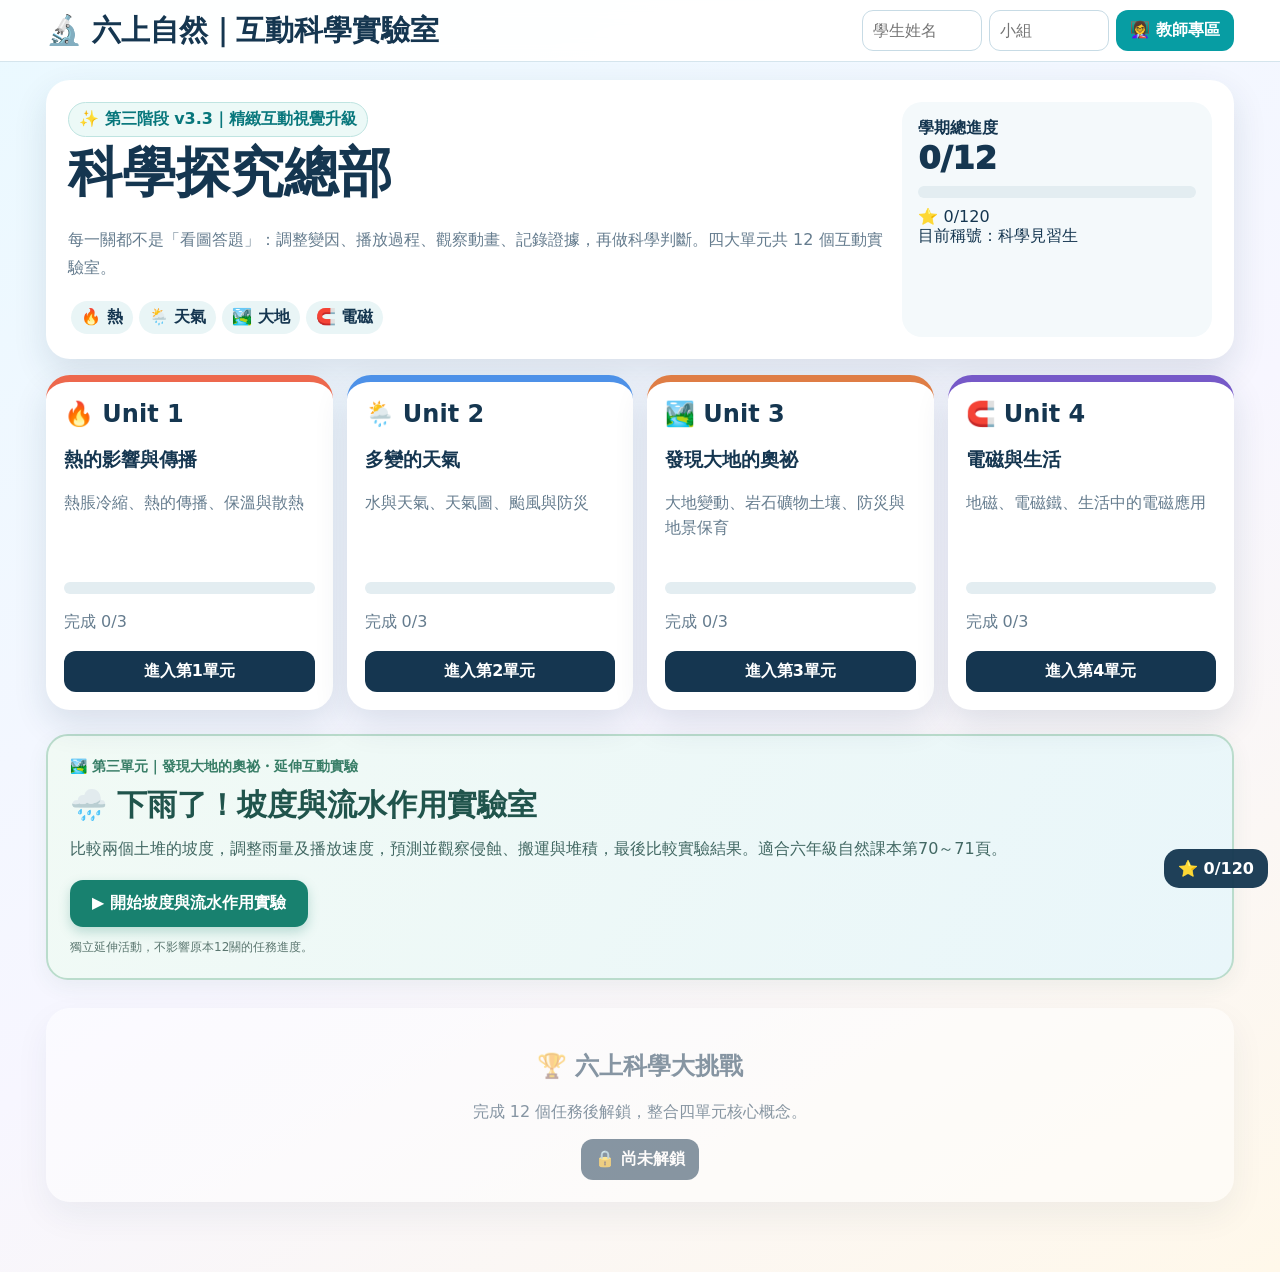
<file: index.html>
<!doctype html>
<html lang="zh-Hant">
<head>
<meta charset="utf-8">
<meta name="viewport" content="width=device-width,initial-scale=1">
<title>六年級上學期自然｜互動科學實驗室</title>
<link rel="stylesheet" href="style.css?v=20260815-1239">
<link rel="stylesheet" href="stage3.css?v=20260815-1239">
<link rel="stylesheet" href="stage4.css?v=20260815-1239">
<link rel="stylesheet" href="stage5.css?v=20260815-1239">
<link rel="stylesheet" href="stage6.css?v=20260815-1239">
</head>
<body>
<header>
  <div class="top">
    <div class="brand">🔬 六上自然｜互動科學實驗室</div>
    <div class="top-actions">
      <input id="studentName" placeholder="學生姓名">
      <input id="groupName" placeholder="小組">
      <button id="teacherBtn" class="btn teal">👩‍🏫 教師專區</button>
    </div>
  </div>
</header>

<main class="wrap">
  <section class="hero">
    <div>
      <div class="phase-badge">✨ 第三階段 v3.3｜精緻互動視覺升級</div>
      <h1>科學探究總部</h1>
      <p>每一關都不是「看圖答題」：調整變因、播放過程、觀察動畫、記錄證據，再做科學判斷。四大單元共 12 個互動實驗室。</p>
      <div class="tags"><span>🔥 熱</span><span>🌦️ 天氣</span><span>🏞️ 大地</span><span>🧲 電磁</span></div>
    </div>
    <div class="progress-card">
      <b>學期總進度</b>
      <div class="big-num"><span id="doneCount">0</span>/12</div>
      <div class="bar"><span id="progressFill"></span></div>
      <div>⭐ <span id="score">0</span>/120</div>
      <div id="rank">目前稱號：科學見習生</div>
    </div>
  </section>

  <section id="unitCards" class="unit-cards"></section>

  <section id="earth-extra" style="margin:24px 0 28px;padding:22px;border:2px solid #badccc;border-radius:22px;background:linear-gradient(120deg,#f1faf5,#e9f6fa);box-shadow:0 7px 22px #315c4b11;">
    <div style="font-size:14px;color:#377d66;font-weight:800;">🏞️ 第三單元｜發現大地的奧祕・延伸互動實驗</div>
    <h2 style="margin:9px 0;font-size:clamp(22px,3vw,30px);color:#20544c;">🌧️ 下雨了！坡度與流水作用實驗室</h2>
    <p style="margin:6px 0 17px;line-height:1.75;color:#426863;">比較兩個土堆的坡度，調整雨量及播放速度，預測並觀察侵蝕、搬運與堆積，最後比較實驗結果。適合六年級自然課本第70～71頁。</p>
    <a href="slope-erosion.html" style="display:inline-block;border-radius:13px;padding:13px 22px;background:#18816f;color:white;font-weight:800;text-decoration:none;box-shadow:0 5px 12px #16847040;">▶ 開始坡度與流水作用實驗</a>
    <div style="font-size:12px;margin-top:12px;color:#5b7770;">獨立延伸活動，不影響原本12關的任務進度。</div>
  </section>


  <section id="lab" class="lab">
    <div class="lab-head">
      <div><div class="crumb">互動任務</div><h2 id="labTitle"></h2></div>
      <button id="homeBtn" class="btn">回單元首頁</button>
    </div>
    <div id="missionTabs" class="tabs"></div>
    <div id="missionPanel"></div>
  </section>

  <section id="semesterFinal" class="semester-final locked">
    <h2>🏆 六上科學大挑戰</h2>
    <p>完成 12 個任務後解鎖，整合四單元核心概念。</p>
    <button id="finalBtn" class="btn" disabled>🔒 尚未解鎖</button>
    <div id="finalBox"></div>
    <div id="certificate" class="certificate">
      <div class="medal">🎓🏆</div>
      <h2>六上自然科學研究員證書</h2>
      <div id="certName" class="cert-name">同學</div>
      <p>已完成《六年級上學期自然｜互動科學實驗室》四大單元與學期總挑戰。</p>
      <button class="btn teal" onclick="window.print()">🖨️ 列印證書</button>
    </div>
  </section>
</main>

<div class="hud">⭐ <span id="hudScore">0</span>/120</div>

<div id="teacherModal" class="modal">
  <div class="teacher-sheet">
    <div class="modal-head">
      <div><h2>👩‍🏫 教師正式版｜教學控制台</h2><p>操作模擬 → 說出證據 → 回到實體實驗 → 建構科學概念。</p></div>
      <button id="closeTeacher" class="btn">關閉</button>
    </div>
    <div class="teacher-grid">
      <div class="teacher-box">
        <h3>第三階段教學設計</h3>
        <ul>
          <li>每關至少有一項「可控制變因」或「可播放過程」。</li>
          <li>動畫中的變化就是作答證據，不只是裝飾。</li>
          <li>答對後保留解析與觀察結果，不再自動重載。</li>
          <li>水循環採「一滴水的旅程」；颱風採三階段決策；河流以高處到低處呈現侵蝕→搬運→堆積；岩石礦物加入放大、條痕與硬度檢驗動畫。</li>
        </ul>
      </div>
      <div class="teacher-box">
        <h3>形成性評量句型</h3>
        <p>「我改變了＿＿；我觀察到＿＿；所以我推論＿＿；我的證據是＿＿。」</p>
        <button id="unlockAll" class="btn teal">解鎖全部任務</button>
        <button id="resetProgress" class="btn danger">清除學生進度</button>
      </div>
      <div class="teacher-box">
        <h3>操作建議</h3>
        <ul>
          <li>先遮住右側問題，只讓學生操作 1–2 分鐘。</li>
          <li>兩人一機：一人操作、一人說出觀察，再交換。</li>
          <li>模擬不可取代實體探究；可用於預測、重播不可見過程與課後統整。</li>
        </ul>
      </div>
      <div class="teacher-box">
        <h3>教師答案</h3>
        <button id="toggleKey" class="btn">顯示／隱藏答案</button>
        <div id="answerKey" class="answer-key">
          <p><b>Unit 1：</b>受熱通常膨脹；熱由高溫處往低溫處；真空層減少傳導與對流。</p>
          <p><b>Unit 2：</b>霜在物體溫度低於 0℃ 時形成；水循環包含蒸發／蒸散、凝結、降水與回到地表；冷暖氣團交界形成鋒面；颱風前、中、後都要採取適當防災行動。</p>
          <p><b>Unit 3：</b>河水由高處流向低處；坡度較陡時侵蝕、搬運較明顯；流速較慢處較容易堆積；岩石可由一種或多種礦物組成；可藉晶體、條痕、硬度等特徵認識礦物；地震時趴下、掩護、穩住。</p>
          <p><b>Unit 4：</b>地球具有地磁；通電可產生磁性；線圈圈數、串聯電池數量會影響電磁鐵磁力。</p>
        </div>
      </div>
    </div>
  </div>
</div>

<script src="app.js?v=20260815-1239"></script>
<script src="stage4.js?v=20260815-1239"></script>
<script src="stage5.js?v=20260815-1239"></script>
<script src="stage6.js?v=20260815-1239"></script>
</body>
</html>
</file>
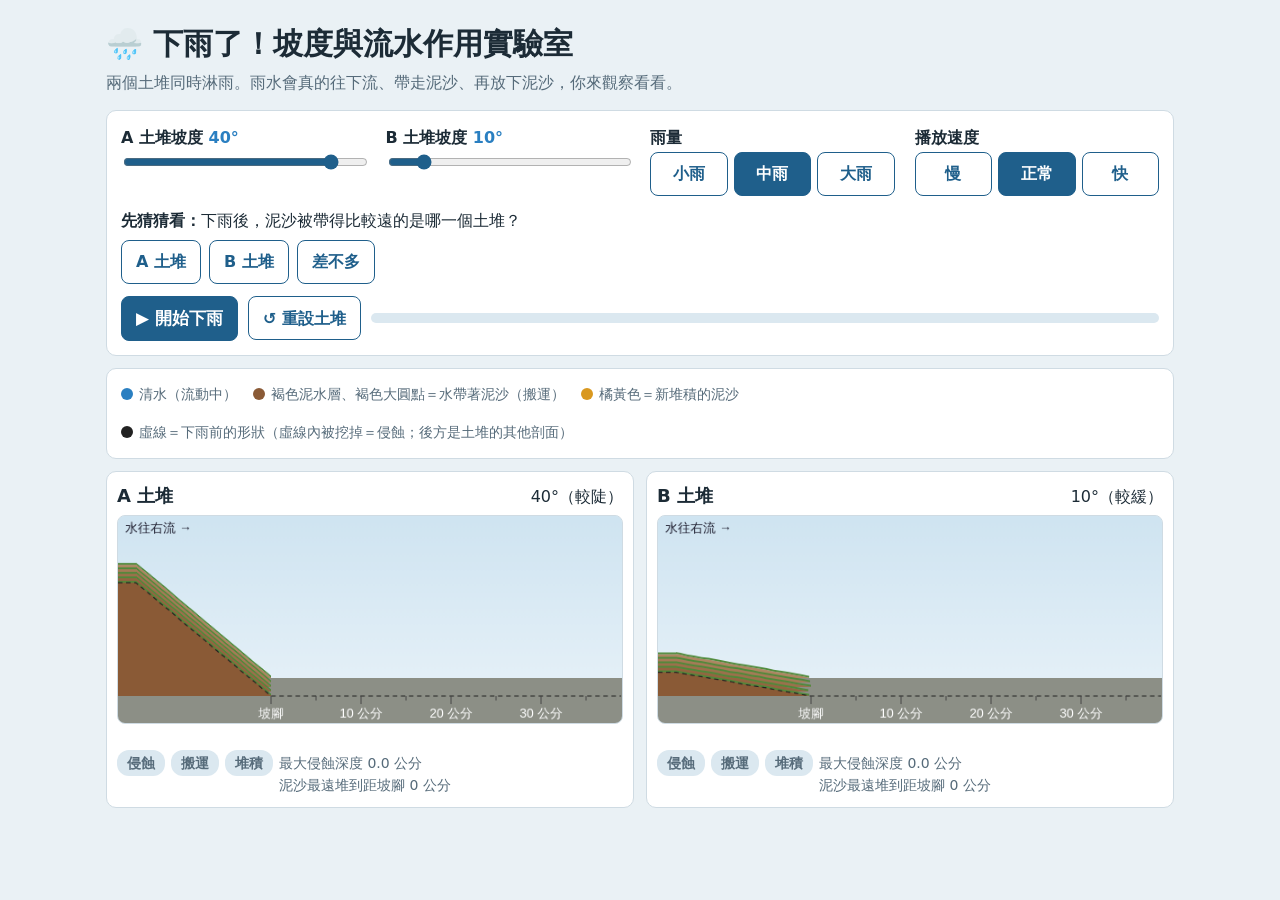
<file: slope-erosion.html>
<!doctype html>
<html lang="zh-Hant">
<head>
<meta charset="utf-8">
<meta name="viewport" content="width=device-width, initial-scale=1, viewport-fit=cover">
<title>下雨了！坡度與流水作用實驗室</title>
<style>
:root{
  --bg:#eaf1f5; --card:#ffffff; --ink:#1c2b36; --mute:#566b7a; --line:#cfdbe3;
  --water:#2a7fc1; --soil:#8a5a36; --dep:#d9981f; --btn:#1f5f8b; --btnink:#fff; --soft:#dbe8f0;
  box-sizing:border-box; padding-top:env(safe-area-inset-top,0px); padding-bottom:env(safe-area-inset-bottom,0px);
}
@media (prefers-color-scheme:dark){:root:not([data-theme="light"]){
  --bg:#121c24; --card:#1b2a35; --ink:#e6eef4; --mute:#9fb3c1; --line:#2f4352; --water:#6cb6ee; --soil:#c58a5e; --dep:#f0b84a; --btn:#5aa9e0; --btnink:#0e1a22; --soft:#26394a;
}}
:root[data-theme="dark"]{
  --bg:#121c24; --card:#1b2a35; --ink:#e6eef4; --mute:#9fb3c1; --line:#2f4352; --water:#6cb6ee; --soil:#c58a5e; --dep:#f0b84a; --btn:#5aa9e0; --btnink:#0e1a22; --soft:#26394a;
}
*{box-sizing:border-box}
html{scroll-padding-top:env(safe-area-inset-top,0px)}
body{margin:0;background:var(--bg);color:var(--ink);font-family:"Noto Sans TC","PingFang TC","Microsoft JhengHei",system-ui,sans-serif;line-height:1.6}
.pair{display:grid;grid-template-columns:1fr 1fr;gap:12px;margin-bottom:12px}.pair .box{margin-bottom:0;padding:10px;min-width:0}@media(max-width:560px){.pair{grid-template-columns:1fr}}
.wrap{max-width:1100px;margin:0 auto;padding:16px}
h1{font-size:clamp(22px,4vw,30px);margin:4px 0 2px}
.sub{margin:0 0 14px;color:var(--mute)}
.box{background:var(--card);border:1px solid var(--line);border-radius:10px;padding:14px;margin-bottom:12px}
.ctl{display:grid;grid-template-columns:repeat(auto-fit,minmax(210px,1fr));gap:14px 20px}
.ctl label{display:block;font-weight:700;margin-bottom:2px}
.ctl .v{font-weight:800;color:var(--water)}
input[type=range]{width:100%;accent-color:var(--btn)}
.seg{display:flex;gap:6px;flex-wrap:wrap}
.seg button{flex:1;min-width:56px}
button{font:inherit;font-weight:700;border:1.5px solid var(--btn);background:transparent;color:var(--btn);border-radius:8px;padding:8px 14px;cursor:pointer;min-height:44px}
button.on{background:var(--btn);color:var(--btnink)}
button.go{background:var(--btn);color:var(--btnink);font-size:17px}
button:disabled{opacity:.45;cursor:not-allowed}
button:focus-visible,input:focus-visible{outline:3px solid var(--dep);outline-offset:2px}
.acts{display:flex;gap:10px;flex-wrap:wrap;align-items:center;margin-top:12px}
.prog{flex:1;min-width:120px;height:10px;background:var(--soft);border-radius:6px;overflow:hidden}
.prog i{display:block;height:100%;width:0;background:var(--water)}
.ph{display:flex;justify-content:space-between;align-items:baseline;gap:8px;flex-wrap:wrap;margin-bottom:4px}
.ph b{font-size:18px}
canvas{width:100%;height:auto;display:block;border-radius:8px;border:1px solid var(--line);background:#dcecf6}
.st{display:flex;gap:6px;flex-wrap:wrap;align-items:center;margin-top:6px;font-size:14px;color:var(--mute)}
.chip{padding:2px 10px;border-radius:12px;background:var(--soft);color:var(--mute);font-weight:700;transition:.15s}
.chip.on.e{background:#c8472f;color:#fff}.chip.on.t{background:var(--water);color:#fff}.chip.on.d{background:var(--dep);color:#1c1200}
.leg{display:flex;gap:16px;flex-wrap:wrap;font-size:14px;color:var(--mute);margin:0}
.leg span::before{content:"";display:inline-block;width:12px;height:12px;border-radius:50%;margin-right:6px;vertical-align:-1px;background:var(--c)}
table{width:100%;border-collapse:collapse;margin:8px 0}
th,td{padding:8px 10px;border-bottom:1px solid var(--line);text-align:left}
td.n{font-weight:800}
.concl{background:var(--soft);border-radius:8px;padding:12px;margin-top:8px}
.pred{display:flex;gap:8px;flex-wrap:wrap;margin-top:6px}
[hidden]{display:none!important}
</style>
</head>
<body>
<div class="wrap">
  <h1>🌧️ 下雨了！坡度與流水作用實驗室</h1>
  <p class="sub">兩個土堆同時淋雨。雨水會真的往下流、帶走泥沙、再放下泥沙，你來觀察看看。</p>

  <div class="box">
    <div class="ctl">
      <div><label for="sA">A 土堆坡度 <span class="v" id="vA"></span></label><input id="sA" type="range" min="5" max="45" step="1" value="40"></div>
      <div><label for="sB">B 土堆坡度 <span class="v" id="vB"></span></label><input id="sB" type="range" min="5" max="45" step="1" value="10"></div>
      <div><label>雨量</label><div class="seg" id="rainSeg"><button data-v="0.7">小雨</button><button data-v="1.4" class="on">中雨</button><button data-v="2.2">大雨</button></div></div>
      <div><label>播放速度</label><div class="seg" id="spdSeg"><button data-v="1">慢</button><button data-v="2" class="on">正常</button><button data-v="4">快</button></div></div>
    </div>
    <div style="margin-top:12px"><b>先猜猜看：</b>下雨後，泥沙被帶得比較遠的是哪一個土堆？
      <div class="pred" id="predSeg"><button data-v="A">A 土堆</button><button data-v="B">B 土堆</button><button data-v="same">差不多</button></div>
    </div>
    <div class="acts">
      <button class="go" id="go">▶ 開始下雨</button>
      <button id="reset">↺ 重設土堆</button>
      <div class="prog" aria-label="降雨進度"><i id="bar"></i></div>
    </div>
  </div>

  <div class="box">
    <p class="leg"><span style="--c:#2a7fc1">清水（流動中）</span><span style="--c:#8a5a36">褐色泥水層、褐色大圓點＝水帶著泥沙（搬運）</span><span style="--c:#d9981f">橘黃色＝新堆積的泥沙</span><span style="--c:#222">虛線＝下雨前的形狀（虛線內被挖掉＝侵蝕；後方是土堆的其他剖面）</span></p>
  </div>

  <div class="pair"><div class="box">
    <div class="ph"><b>A 土堆</b><span id="lA"></span></div>
    <canvas id="cA" width="560" height="230" aria-label="A 土堆模擬畫面"></canvas>
    <div class="st" id="stA"></div>
  </div>
  <div class="box">
    <div class="ph"><b>B 土堆</b><span id="lB"></span></div>
    <canvas id="cB" width="560" height="230" aria-label="B 土堆模擬畫面"></canvas>
    <div class="st" id="stB"></div>
  </div></div>

  <div class="box" id="res" hidden>
    <h2 style="margin:0 0 4px;font-size:20px">實驗結果</h2>
    <div id="pr"></div>
    <table><thead><tr><th>觀察項目</th><th>A 土堆</th><th>B 土堆</th></tr></thead><tbody id="tb"></tbody></table>
    <div class="concl" id="cc"></div>
    <p class="sub" style="margin:10px 0 0">想一想：把兩個土堆調成一樣的坡度再下一次雨，結果會一樣嗎？再試試不同的雨量。</p>
  </div>
</div>

<script>
const W=560,GY=200,X0=20,L=150,FOOT=X0+L,STEPS=1800;
const G=0.05,FR=0.98,FF=0.993,CAP=2,KE=0.02,KD=0.03;
const $=id=>document.getElementById(id);
const P={A:mk('A'),B:mk('B')};
let rain=1.4,spf=2,pred=null,running=false,steps=0,tail=0,raf=0;

const NL=5,OY=5;
function mk(k){const cv=$('c'+k);return{k,cv,x:cv.getContext('2d'),ln:[],ps:[],dr:[],er:0,f:{e:0,t:0,d:0},flux:new Float32Array(W)}}
function noise(){const r=[],a=new Float32Array(W);for(let k=0;k<W/8+2;k++)r.push(0.4+Math.random()*1.5);
  for(let i=0;i<W;i++){const k=i/8|0,t=(i%8)/8;a[i]=r[k]*(1-t)+r[k+1]*t}return a}
function init(p){
  const deg=+$('s'+p.k).value,H=L*Math.tan(deg*Math.PI/180);p.ln=[];
  for(let z=0;z<NL;z++){const o=new Float32Array(W),b=noise();
    for(let i=0;i<W;i++)o[i]=i<X0?H:i<FOOT?H*(1-(i-X0)/L)+(b[i]-1)*0.4:0;
    p.ln.push({o,h:o.slice(),dep:new Float32Array(W),ero:noise()})}
  p.ps=[];p.dr=[];p.er=0;p.f={e:0,t:0,d:0};p.flux.fill(0);
}
function step(p,on){
  if(on){let n=rain*3;while(n>0){if(Math.random()<Math.min(1,n))p.dr.push({x:Math.random()*380,y:0,z:(Math.random()*NL)|0});n--}}
  for(let j=p.dr.length-1;j>=0;j--){const d=p.dr[j],h=p.ln[d.z].h;d.y+=4;
    if(d.y>=GY-OY*d.z-h[d.x|0]){p.ps.push({x:d.x,z:d.z,v:0.02,l:0,a:0});p.dr[j]=p.dr[p.dr.length-1];p.dr.pop()}}
  for(let j=p.ps.length-1;j>=0;j--){const q=p.ps[j],ln=p.ln[q.z],h=ln.h,dep=ln.dep;
    let i=Math.min(W-2,Math.max(1,q.x|0));
    const s=(h[i-1]-h[i+1])/2;
    q.v=Math.max(0,(q.v+G*s/Math.hypot(1,s))*(s>0.06?FR:FF));
    q.x+=q.v;q.a++;
    i=Math.min(W-2,Math.max(1,q.x|0));
    const cap=CAP*q.v*q.v;
    if(q.l<cap){let e=Math.min((cap-q.l)*KE*ln.ero[i],h[i]);h[i]-=e;dep[i]=Math.max(0,dep[i]-e);q.l+=e;p.er+=e;p.f.e++}
    else{const d=(q.l-cap)*KD;h[i]+=d;dep[i]+=d;q.l-=d;p.f.d++}
    if(q.l>0.05)p.f.t++;
    p.flux[i]+=q.l;
    if((q.v<0.03&&q.a>8)||q.a>700||q.x>=W-2){h[i]+=q.l;dep[i]+=q.l;p.ps[j]=p.ps[p.ps.length-1];p.ps.pop()}
    else if(Math.random()<0.15){const nz=q.z+(Math.random()<.5?-1:1);if(nz>=0&&nz<NL&&p.ln[nz].h[i]<h[i]-0.25)q.z=nz}
  }
}
function slump(p){for(const ln of p.ln){const h=ln.h;for(let i=0;i<W-1;i++){const d=h[i]-h[i+1];
  if(d>1.15){const m=.3*(d-1.15);h[i]-=m;h[i+1]+=m}else if(d<-1.15){const m=.3*(-d-1.15);h[i]+=m;h[i+1]-=m}
  if(ln.dep[i]>h[i])ln.dep[i]=h[i]}}}
function stats(p){let md=0,far=0,m=0,mx=0;
  for(const ln of p.ln)for(let i=0;i<W;i++){const d=ln.o[i]-ln.h[i];if(d>md)md=d;
    if(i>=FOOT){if(ln.dep[i]>0.4&&i-FOOT>far)far=i-FOOT;m+=ln.dep[i];mx+=ln.dep[i]*(i-FOOT)}}
  return{depth:md/10,vol:p.er/NL/100,far:far/10,ctr:m>1?mx/m/10:0}}
function draw(p){
  const c=p.x;c.clearRect(0,0,W,230);
  const sky=c.createLinearGradient(0,0,0,GY);sky.addColorStop(0,rainOnVis?'#9db4c4':'#cfe4f1');sky.addColorStop(1,'#e6f1f8');
  c.fillStyle=sky;c.fillRect(0,0,W,GY);
  c.fillStyle='#8c8f86';c.fillRect(0,GY-OY*(NL-1),W,OY*(NL-1)+30);
  for(let z=NL-1;z>=0;z--){const ln=p.ln[z],oy=GY-OY*z;
    const soil=`rgb(${138+z*9},${90+z*11},${54+z*11})`;
    for(let i=0;i<W;i++){const h=ln.h[i];if(h<0.4)continue;const t=oy-h;
      c.fillStyle=soil;c.fillRect(i,t,1,h);
      if(ln.dep[i]>0.3){c.fillStyle='#d9981f';c.fillRect(i,t,1,Math.min(h,ln.dep[i]))}
      else if(i<FOOT&&ln.o[i]-h<0.3){c.fillStyle='#4f8a3a';c.fillRect(i,t-2,1,2)}}
    if(z===0){c.strokeStyle='#222';c.lineWidth=1.2;c.setLineDash([5,4]);c.beginPath();
      for(let i=0;i<W;i++){const y=oy-ln.o[i];i?c.lineTo(i,y):c.moveTo(i,y)}c.stroke();c.setLineDash([]);
      const F=p.flux;c.fillStyle='rgba(105,68,38,.6)';
      for(let i=1;i<W-1;i++){const f=(F[i-1]+F[i]+F[i+1])/3,th=Math.min(12,Math.sqrt(f)*1.4);
        if(th>0.8)c.fillRect(i,oy-ln.h[i]-th,1,th);F[i-1]*=0.93}}
    for(const q of p.ps){if(q.z!==z)continue;const m=Math.min(1,q.l/0.5);
      c.fillStyle=`rgb(${Math.round(42+110*m)},${Math.round(127-55*m)},${Math.round(193-150*m)})`;
      c.beginPath();c.arc(q.x,oy-ln.h[q.x|0]-2,2+1.6*m,0,6.3);c.fill()}
  }
  c.strokeStyle='#e8f4ff';c.lineWidth=1.2;c.beginPath();
  for(const d of p.dr){c.moveTo(d.x,d.y-6);c.lineTo(d.x,d.y)}c.stroke();
  c.fillStyle='#fff';c.font='14px sans-serif';c.textAlign='center';c.strokeStyle='#444';c.lineWidth=1;
  for(let k=0;k<=40;k+=5){const x=FOOT+k*10;if(x>W-10)break;
    c.beginPath();c.moveTo(x,GY);c.lineTo(x,GY+(k%10?5:9));c.stroke();if(k%10===0)c.fillText(k?k+' 公分':'坡腳',x,GY+24)}
  const sv=stats(p);
  if(sv.far>0.5){const x=FOOT+sv.far*10,t='最遠堆到 '+sv.far.toFixed(0)+' 公分';
    c.strokeStyle='#b3261e';c.fillStyle='#b3261e';c.lineWidth=2;
    c.beginPath();c.moveTo(FOOT,GY-24);c.lineTo(x,GY-24);c.moveTo(FOOT,GY-30);c.lineTo(FOOT,GY-18);c.moveTo(x,GY-34);c.lineTo(x,GY);c.stroke();
    c.font='bold 14px sans-serif';c.lineWidth=3;c.strokeStyle='#fff';c.strokeText(t,(FOOT+x)/2,GY-38);c.fillText(t,(FOOT+x)/2,GY-38);
    c.strokeStyle='#444';c.lineWidth=1;c.font='14px sans-serif'}
  c.textAlign='left';c.fillStyle='#223';c.fillText('水往右流 →',8,18);
}
let rainOnVis=false;
function ui(){
  for(const k of['A','B']){const p=P[k],s=stats(p);
    $('l'+k).textContent=$('s'+k).value+'°'+(+$('sA').value===+$('sB').value?'':(+$('s'+k).value>+$('s'+(k==='A'?'B':'A')).value?'（較陡）':'（較緩）'));
    $('st'+k).innerHTML=`<span class="chip e ${p.f.e?'on':''}">侵蝕</span><span class="chip t ${p.f.t?'on':''}">搬運</span><span class="chip d ${p.f.d?'on':''}">堆積</span><br>最大侵蝕深度 ${s.depth.toFixed(1)} 公分<br>泥沙最遠堆到距坡腳 ${s.far.toFixed(0)} 公分`;
    p.f={e:0,t:0,d:0}}
}
function loop(){
  if(!running)return;
  for(let k=0;k<spf;k++){
    const on=steps<STEPS;rainOnVis=on;
    for(const p of Object.values(P)){step(p,on);if(steps%5===0)slump(p)}
    steps++;if(!on)tail++;
  }
  $('bar').style.width=Math.min(100,steps/STEPS*100)+'%';
  draw(P.A);draw(P.B);ui();
  const left=P.A.ps.length+P.A.dr.length+P.B.ps.length+P.B.dr.length;
  if(steps>=STEPS&&(left===0||tail>900)){finish();return}
  raf=requestAnimationFrame(loop);
}
function finish(){
  running=false;rainOnVis=false;
  for(const p of Object.values(P)){for(const q of p.ps){const l=p.ln[q.z];l.h[q.x|0]+=q.l;l.dep[q.x|0]+=q.l}p.ps=[];p.dr=[]}
  slump(P.A);slump(P.B);draw(P.A);draw(P.B);
  for(const p of Object.values(P))p.f={e:0,t:0,d:0};
  ui();$('go').disabled=false;$('go').textContent='▶ 再下一次雨（先重設土堆）';
  lock(false);showRes();
}
function showRes(){
  const a=stats(P.A),b=stats(P.B),sa=+$('sA').value,sb=+$('sB').value;
  const who=a.far>b.far+2?'A':b.far>a.far+2?'B':'same';
  const rows=[['最大侵蝕深度',a.depth.toFixed(1)+' 公分',b.depth.toFixed(1)+' 公分'],
    ['被沖走的土量',a.vol.toFixed(0)+' 平方公分',b.vol.toFixed(0)+' 平方公分'],
    ['泥沙最遠堆到距坡腳',a.far.toFixed(0)+' 公分',b.far.toFixed(0)+' 公分'],
    ['堆積泥沙的中心位置',a.ctr.toFixed(0)+' 公分',b.ctr.toFixed(0)+' 公分']];
  $('tb').innerHTML=rows.map(r=>`<tr><td class="n">${r[0]}</td><td>${r[1]}</td><td>${r[2]}</td></tr>`).join('');
  const nm={A:'A 土堆',B:'B 土堆',same:'差不多'};
  $('pr').innerHTML=pred?`<p>你的預測：<b>${nm[pred]}</b>，實驗結果：<b>${nm[who]}</b> ${pred===who?'✅ 猜對了！':'🔎 和預測不同，看看是為什麼？'}</p>`:'';
  let t;
  if(Math.abs(sa-sb)<4)t='兩個土堆的坡度很接近，所以侵蝕、搬運和堆積的差別不大。把其中一個調得更陡再試試！';
  else{const st=sa>sb?'A':'B',sv=st==='A'?a:b,gv=st==='A'?b:a,gn=st==='A'?'B':'A';
    t=`坡度較陡的 ${st} 土堆，水流比較快，所以<b>侵蝕</b>比較明顯（最深 ${sv.depth.toFixed(1)} 公分，${gn} 只有 ${gv.depth.toFixed(1)} 公分），也<b>搬運</b>了更多泥沙；水流到平地才變慢，泥沙被放下<b>堆積</b>，最遠堆到距坡腳 ${sv.far.toFixed(0)} 公分，比 ${gn} 土堆的 ${gv.far.toFixed(0)} 公分更遠。`}
  $('cc').innerHTML=t;$('res').hidden=false;$('res').scrollIntoView({behavior:'smooth',block:'nearest'});
}
function lock(v){$('sA').disabled=$('sB').disabled=v}
function reset(){cancelAnimationFrame(raf);running=false;steps=0;tail=0;rainOnVis=false;init(P.A);init(P.B);
  draw(P.A);draw(P.B);ui();$('bar').style.width='0';$('res').hidden=true;$('go').disabled=false;$('go').textContent='▶ 開始下雨';lock(false)}
$('go').onclick=()=>{
  if(steps>=STEPS)reset();
  running=true;$('go').disabled=true;lock(true);$('res').hidden=true;loop()};
$('reset').onclick=reset;
for(const k of['A','B'])$('s'+k).oninput=()=>{$('v'+k).textContent=$('s'+k).value+'°';if(!running)reset()};
function seg(id,fn){$(id).onclick=e=>{const b=e.target.closest('button');if(!b)return;
  [...$(id).children].forEach(x=>x.classList.toggle('on',x===b));fn(b.dataset.v)}}
seg('rainSeg',v=>rain=+v);seg('spdSeg',v=>spf=+v);seg('predSeg',v=>pred=v);
$('vA').textContent=$('sA').value+'°';$('vB').textContent=$('sB').value+'°';
reset();
</script>
</body>
</html>
</file>
<file: style.css>
:root{--ink:#153650;--muted:#657c8e;--teal:#079da3;--purple:#7059cf;--orange:#ea7a43;--blue:#4d91e8;--green:#23885c;--warn:#e2a018;--red:#dc5360;--card:#fff;--line:#d5e5ed;--shadow:0 14px 34px rgba(21,54,80,.12)}*{box-sizing:border-box}body{margin:0;font-family:system-ui,"Microsoft JhengHei","PingFang TC",sans-serif;color:var(--ink);background:linear-gradient(150deg,#eaf9ff,#f7f6ff 55%,#fff8ea)}button,input,select{font:inherit}button{cursor:pointer}header{position:sticky;top:0;z-index:50;background:#fffffff1;backdrop-filter:blur(10px);border-bottom:1px solid var(--line)}.top{max-width:1220px;margin:auto;padding:10px 16px;display:flex;justify-content:space-between;gap:12px;align-items:center}.brand{font-weight:950;font-size:clamp(18px,3vw,29px)}.top-actions{display:flex;gap:7px;flex-wrap:wrap;justify-content:flex-end}.top-actions input{width:120px;border:1px solid #c7dbe5;border-radius:11px;padding:9px 10px}.btn{border:0;border-radius:12px;padding:10px 14px;background:var(--ink);color:white;font-weight:850;transition:.18s}.btn:hover{transform:translateY(-1px)}.btn.teal{background:var(--teal)}.btn.danger{background:var(--red)}.btn.soft{background:#e7f1f5;color:var(--ink)}.btn.choice{background:white;color:var(--ink);border:1px solid #c9dce5}.wrap{max-width:1220px;margin:18px auto 70px;padding:0 16px}.hero,.unit-card,.lab,.semester-final,.teacher-sheet{background:white;border-radius:24px;box-shadow:var(--shadow)}.hero{padding:22px;display:grid;grid-template-columns:1.45fr .55fr;gap:18px}.hero h1{margin:0;font-size:clamp(30px,5vw,54px)}.hero p{color:var(--muted);line-height:1.75}.tags span{display:inline-block;margin:3px;border-radius:20px;padding:6px 10px;background:#e9f5f6;font-weight:850}.progress-card{background:#f4f9fb;border-radius:20px;padding:16px}.big-num{font-size:32px;font-weight:950}.bar{height:12px;background:#e3edf1;border-radius:30px;overflow:hidden;margin:9px 0}.bar span{display:block;height:100%;width:0;background:linear-gradient(90deg,var(--teal),var(--purple));transition:.35s}.unit-cards{display:grid;grid-template-columns:repeat(4,1fr);gap:14px;margin:16px 0}.unit-card{padding:18px;border-top:7px solid var(--u)}.unit-card h2{margin:0}.unit-card p{color:var(--muted);line-height:1.55;min-height:75px}.unit-card .btn{width:100%}.lab{display:none;padding:20px}.lab.on{display:block}.lab-head{display:flex;justify-content:space-between;gap:12px;align-items:flex-start}.lab-head h2{margin:2px 0}.crumb{font-weight:800;color:var(--teal)}.tabs{display:flex;gap:8px;flex-wrap:wrap;margin:14px 0}.tab{border:0;border-radius:12px;padding:10px 13px;background:#e7f0f4;color:var(--ink);font-weight:850}.tab.on{background:var(--teal);color:white}.tab.done::after{content:" ✓"}.tab.lock{opacity:.45}.mission-grid{display:grid;grid-template-columns:1.12fr .88fr;gap:18px}.stage,.control{border:1px solid var(--line);border-radius:21px}.stage{min-height:440px;background:linear-gradient(#eef9fd,#fbfdff);position:relative;overflow:hidden;padding:18px}.control{padding:18px;background:#fff}.control h3{font-size:25px;margin:0 0 10px}.prompt{background:#fff4d5;border-left:6px solid var(--warn);padding:13px 15px;border-radius:14px;font-weight:850;line-height:1.55;margin-top:12px}.feedback{background:#edf8f3;color:#176542;border-radius:14px;padding:13px;margin-top:11px;min-height:54px;font-weight:800;line-height:1.5}.row{display:flex;gap:8px;flex-wrap:wrap;margin-top:10px}.next-wrap{margin-top:12px;display:none}.next-wrap.show{display:block}.note{font-size:14px;color:var(--muted);line-height:1.5;margin-top:9px}.control input[type=range]{width:100%;accent-color:var(--teal)}.meter{font-size:30px;font-weight:950;text-align:center;margin:8px}.stat-grid{display:grid;grid-template-columns:repeat(3,1fr);gap:8px;margin-top:12px}.stat{border-radius:14px;padding:10px;background:#f4f8fa;text-align:center}.stat b{font-size:22px;display:block}.action-label{font-weight:900;margin-bottom:6px}.chip{display:inline-block;border-radius:20px;padding:6px 9px;background:#edf4f8;font-weight:800;margin:2px}.thermo-scene{display:grid;place-items:center;height:100%}.flask{width:160px;height:190px;border:7px solid #8abfd2;border-top:0;border-radius:24px 24px 46px 46px;position:relative}.balloon{position:absolute;left:50%;top:-170px;transform:translateX(-50%) scale(.9);transform-origin:50% 100%;width:125px;height:150px;border-radius:50%;background:radial-gradient(circle at 35% 25%,#ffd36a,#f08a22 70%);transition:.4s}.liquid-column{position:absolute;left:50%;bottom:20px;width:24px;height:180px;transform:translateX(-50%);border:5px solid #8abfd2;background:white;overflow:hidden;border-radius:12px}.liquid-column span{position:absolute;bottom:0;left:3px;right:3px;height:40%;background:#e2485a;transition:.4s}.heat-rod{position:absolute;left:12%;right:12%;top:44%;height:42px;border-radius:22px;background:linear-gradient(90deg,#ec6550 0%,#ec6550 var(--heat,15%),#a5c5d2 var(--heat,15%),#a5c5d2 100%);transition:1s}.heat-fire{position:absolute;left:8%;top:31%;font-size:60px}.heat-arrows{position:absolute;left:28%;top:36%;font-size:40px;letter-spacing:16px;opacity:.7}.insulation{display:grid;place-items:center;height:100%}.bottle{width:190px;height:285px;border:10px solid #596b75;background:#7d8c95;border-radius:38px;position:relative}.vacuum{position:absolute;inset:16px;border:5px dashed #dbf7ff;border-radius:28px}.inner{position:absolute;inset:34px;background:#f2b54f;border-radius:22px}.weather-scene{text-align:center;height:100%;display:flex;flex-direction:column;justify-content:center}.cloud{font-size:110px;filter:drop-shadow(0 10px 8px #6675)}.weather-drop{font-size:72px;min-height:90px}.cycle{position:relative;height:360px}.cycle .sea{position:absolute;left:0;right:0;bottom:0;height:80px;background:#61bfe8}.cycle .sun{position:absolute;right:8%;top:5%;font-size:70px}.cycle .clouds{position:absolute;left:36%;top:12%;font-size:74px}.cycle .arrow{position:absolute;font-size:44px;opacity:.8;transition:.4s}.front-scene{display:flex;align-items:flex-end;justify-content:center;height:100%;gap:0}.airmass{width:43%;height:200px;display:grid;place-items:center;font-size:22px;font-weight:900}.coldmass{background:#9fd5ff;border-radius:80% 10% 0 0}.warmmass{background:#ffd0a8;border-radius:10% 80% 0 0}.frontline{width:12px;height:240px;background:repeating-linear-gradient(#555 0 10px,transparent 10px 18px)}.typhoon-map{display:grid;place-items:center;height:100%;background:radial-gradient(circle at 62% 48%,#fff 0 18px,#bde8f3 19px 50px,#78c9df 51px 95px,transparent 96px)}.typhoon{font-size:150px;animation:spin 5s linear infinite}@keyframes spin{to{transform:rotate(360deg)}}.river-stage{height:100%;display:grid;grid-template-rows:1fr auto;gap:12px}.terrain{position:relative;border-radius:20px;overflow:hidden;background:linear-gradient(#dff5ff 0 56%,#c6a071 56%)}.slope{position:absolute;left:3%;right:3%;bottom:12%;height:72%;background:#b9895d;clip-path:polygon(0 20%,100% 0,100% 72%,0 100%);transform-origin:left bottom;transition:.35s}.river-water{position:absolute;left:8%;right:6%;top:48%;height:42px;background:#55b9df;border-radius:50%;transform:rotate(-8deg);transition:.35s;overflow:hidden}.river-water::after{content:"➜ ➜ ➜ ➜";white-space:nowrap;position:absolute;left:0;top:3px;color:white;font-size:24px;animation:flow 1.1s linear infinite}@keyframes flow{to{transform:translateX(70px)}}.sediment{position:absolute;border-radius:50%;background:#6f543f;transition:.5s}.erosion-zone,.transport-zone,.deposit-zone{position:absolute;padding:8px 10px;border-radius:12px;font-weight:900;background:white;box-shadow:0 5px 15px #2342}.erosion-zone{left:6%;top:12%;color:#d84e58}.transport-zone{left:44%;top:33%;color:#e28a22}.deposit-zone{right:5%;bottom:10%;color:#2f955b}.river-controls{background:white;border:1px solid var(--line);border-radius:16px;padding:12px}.obs-table{width:100%;border-collapse:collapse;margin-top:12px}.obs-table td,.obs-table th{border:1px solid #d8e5eb;padding:8px;text-align:left}.obs-table th{background:#f2f7f9}.rock-sort{display:grid;grid-template-columns:repeat(3,1fr);gap:12px;width:100%}.rock-card{padding:18px;border-radius:18px;background:white;border:1px solid var(--line);text-align:center}.rock-icon{font-size:65px}.quake-scene{height:100%;display:grid;place-items:center}.desk{font-size:110px;animation:shake .25s infinite alternate}@keyframes shake{from{transform:translateX(-5px) rotate(-1deg)}to{transform:translateX(5px) rotate(1deg)}}.compass-wrap{display:grid;place-items:center;height:100%}.compass{width:220px;height:220px;border:12px solid #74bdd8;border-radius:50%;background:white;position:relative}.needle{position:absolute;left:50%;top:15%;width:10px;height:70%;background:linear-gradient(#e34a4a 0 50%,#4059b7 50%);transform-origin:50% 50%;transition:.45s}.compass::before{content:"北";position:absolute;top:5px;left:50%;transform:translateX(-50%);font-weight:900}.magnet{font-size:70px;transition:.4s}.em-scene{text-align:center}.coil{font-size:95px}.clips{font-size:34px;min-height:95px;line-height:1.5}.semester-final{padding:22px;margin-top:16px;text-align:center}.semester-final.locked{opacity:.5}.certificate{display:none;margin-top:18px;border:6px double var(--teal);border-radius:22px;padding:24px}.certificate.show{display:block}.medal{font-size:65px}.cert-name{font-size:31px;font-weight:950}.hud{position:fixed;right:12px;bottom:12px;background:#153650f2;color:white;border-radius:15px;padding:10px 14px;font-weight:900;z-index:40}.modal{display:none;position:fixed;inset:0;z-index:100;background:#102030b5;padding:22px;overflow:auto}.modal.show{display:block}.teacher-sheet{max-width:1050px;margin:auto;padding:22px}.modal-head{display:flex;justify-content:space-between;gap:12px}.teacher-grid{display:grid;grid-template-columns:1fr 1fr;gap:12px}.teacher-box{border:1px solid var(--line);border-radius:18px;padding:15px;background:#f9fcfd}.teacher-box h3{color:#087b80}.answer-key{display:none}.answer-key.show{display:block}@media(max-width:900px){.unit-cards{grid-template-columns:1fr 1fr}.hero,.mission-grid,.teacher-grid{grid-template-columns:1fr}}@media(max-width:620px){.unit-cards{grid-template-columns:1fr}.top{align-items:flex-start}.top-actions{display:grid;grid-template-columns:1fr 1fr}.stage{min-height:360px}.hud{position:static;margin:12px 16px}.stat-grid{grid-template-columns:1fr}}@media print{header,.unit-cards,.hero,.lab,.hud,.semester-final>h2,.semester-final>p,.semester-final>button,#finalBox{display:none!important}.certificate{display:block!important}}
</file>
<file: stage3.css>
.phase-badge{display:inline-block;background:#ecf9f7;color:#08777c;border:1px solid #bfe4e1;border-radius:999px;padding:6px 10px;font-weight:900}.stage{min-height:500px}.playbar{display:flex;gap:8px;align-items:center;flex-wrap:wrap;background:#ffffffdf;border:1px solid var(--line);border-radius:16px;padding:10px}.speed{display:flex;gap:5px;align-items:center}.speed button{border:0;border-radius:9px;padding:7px 9px;background:#e8f1f5;font-weight:800}.speed button.on{background:var(--teal);color:white}.stepper{display:flex;gap:5px;margin:10px 0}.stepdot{height:8px;flex:1;background:#dbe8ee;border-radius:10px}.stepdot.on{background:var(--teal)}.thermal-world{position:relative;height:100%;display:grid;grid-template-columns:1fr 1fr 1fr;gap:10px;align-items:end;padding:30px 10px 20px}.thermal-box{text-align:center}.thermal-label{font-weight:900;margin-top:8px}.liquid-tube{height:250px;width:70px;margin:auto;border:6px solid #8abfd2;border-radius:20px;position:relative;background:white}.liquid-tube span{position:absolute;bottom:0;left:12px;right:12px;height:35%;background:#e2485a;border-radius:10px;transition:.45s}.solid-bridge{height:30px;width:160px;margin:90px auto 20px;background:#8b979e;border-radius:5px;position:relative;transform-origin:left center;transition:.45s}.solid-bridge:after{content:'';position:absolute;right:-20px;top:-12px;width:12px;height:54px;background:#aab3b8}.solid-gap{font-size:13px;color:var(--muted)}.transfer-world{position:relative;height:100%}.metal-rod{position:absolute;left:12%;right:10%;bottom:130px;height:38px;border-radius:20px;background:linear-gradient(90deg,#ef654e 0%,#ef654e var(--heat,12%),#a7c8d5 var(--heat,12%),#a7c8d5 100%);transition:1.2s}.heat-dot{position:absolute;width:10px;height:10px;border-radius:50%;background:#ff745b;opacity:0}.transfer-world.run .heat-dot{animation:heatTravel 1.7s infinite}@keyframes heatTravel{0%{left:15%;bottom:145px;opacity:1}100%{left:88%;bottom:145px;opacity:.1}}.pot{position:absolute;left:34%;top:55px;width:220px;height:150px;border:8px solid #657b87;border-top:0;border-radius:0 0 50px 50px;background:#bfe5f3;overflow:hidden}.conv{position:absolute;width:14px;height:14px;border-radius:50%;background:#ef755e;animation:convect 2.2s infinite linear}@keyframes convect{0%{transform:translate(25px,105px)}25%{transform:translate(25px,20px)}50%{transform:translate(165px,20px)}75%{transform:translate(165px,105px)}100%{transform:translate(25px,105px)}}.rays{position:absolute;right:3%;top:40px;font-size:45px;opacity:.25;transition:.4s}.transfer-world.run .rays{opacity:1;animation:pulse 1s infinite alternate}@keyframes pulse{to{transform:scale(1.08)}}.insul-world{display:grid;grid-template-columns:1fr 1fr;gap:24px;height:100%;align-items:center;padding:20px}.cup-set{text-align:center}.mug{width:150px;height:190px;border:8px solid #607985;border-radius:12px 12px 40px 40px;margin:auto;position:relative;background:#f6bd5b}.mug.insulated{box-shadow:0 0 0 14px #e6f2f4,0 0 0 22px #80939d}.steam{font-size:38px;height:55px;animation:steam2 1.4s infinite alternate}@keyframes steam2{to{transform:translateY(-9px);opacity:.4}}.temp-badge{font-size:28px;font-weight:950;margin:8px}.mini-chart{height:100px;border-left:2px solid #9fb7c3;border-bottom:2px solid #9fb7c3;position:relative;margin-top:10px}.chart-line{position:absolute;left:5%;right:5%;top:15%;height:3px;background:var(--linecolor);transform-origin:left center;transform:rotate(var(--angle));transition:.5s}.weather-lab{height:100%;position:relative;background:linear-gradient(#8bd3fa 0 45%,#e8f7ff 46% 70%,#91bd6b 71%);border-radius:18px;overflow:hidden}.weather-cloud{position:absolute;left:35%;top:14%;font-size:95px;transition:.5s}.fog-bank{position:absolute;left:8%;right:8%;bottom:25%;height:55px;background:#ffffffbb;border-radius:50%;filter:blur(5px);opacity:.2;transition:.5s}.leaf{position:absolute;left:20%;bottom:18%;font-size:72px}.dewcrystal{position:absolute;left:28%;bottom:28%;font-size:45px;transition:.4s}.weather-status{position:absolute;right:15px;bottom:15px;background:#ffffffdd;border-radius:14px;padding:10px;font-weight:900}.watercycle{height:100%;position:relative;border-radius:20px;overflow:hidden;background:linear-gradient(#79c9f4 0 62%,#95c774 62% 76%,#7a593e 76%);min-height:460px}.wc-sun{position:absolute;left:7%;top:7%;font-size:70px;filter:drop-shadow(0 0 12px #ffd75e);animation:sunPulse 1.8s infinite alternate}@keyframes sunPulse{to{transform:scale(1.08)}}.wc-mountain{position:absolute;right:2%;bottom:24%;width:43%;height:38%;background:linear-gradient(135deg,#6d9c6b,#3f6d54);clip-path:polygon(55% 0,100% 100%,0 100%)}.wc-snow{position:absolute;right:15%;bottom:52%;font-size:45px}.wc-lake{position:absolute;left:4%;bottom:18%;width:47%;height:15%;background:#43aee1;border-radius:50%;box-shadow:inset 0 8px 0 #7ed0ef}.wc-river{position:absolute;right:2%;bottom:18%;width:55%;height:10%;background:#4cb5df;clip-path:polygon(100% 20%,70% 0,55% 40%,30% 20%,0 65%,0 100%,35% 55%,60% 75%,75% 35%,100% 55%)}.wc-cloud{position:absolute;left:47%;top:12%;font-size:105px;opacity:.15;transform:scale(.55);transition:.7s}.wc-cloud.built{opacity:1;transform:scale(1)}.hero-drop{position:absolute;left:24%;bottom:29%;font-size:34px;z-index:5;filter:drop-shadow(0 3px 3px #3455);transition:all .8s cubic-bezier(.3,.8,.3,1)}.vapor-particle{position:absolute;width:9px;height:9px;border-radius:50%;background:#e9fbff;opacity:0}.watercycle.play .vapor-particle{animation:vaporRise 2.2s forwards}@keyframes vaporRise{0%{left:24%;bottom:31%;opacity:1}100%{left:53%;bottom:72%;opacity:.4}}.rain-drop{position:absolute;width:5px;height:22px;border-radius:50%;background:#3fa9df;opacity:0}.watercycle.raining .rain-drop{animation:rainfall 1s infinite linear}@keyframes rainfall{0%{top:29%;opacity:1}100%{top:68%;opacity:.2}}.infiltration{position:absolute;right:17%;bottom:4%;font-size:34px;opacity:0}.watercycle.infiltrate .infiltration{opacity:1;animation:downArrow 1s infinite alternate}@keyframes downArrow{to{transform:translateY(12px)}}.wc-label{position:absolute;background:#116ba8;color:white;font-size:13px;font-weight:900;border-radius:999px;padding:5px 9px;opacity:.25;transition:.3s}.wc-label.on{opacity:1;background:var(--teal)}.l1{left:17%;bottom:37%}.l2{left:47%;top:32%}.l3{right:22%;top:38%}.l4{right:30%;bottom:19%}.l5{right:10%;bottom:8%}.cycle-list{display:grid;gap:7px;margin-top:10px}.cycle-step{border:1px solid var(--line);border-radius:12px;padding:9px;background:#f9fcfd}.cycle-step.on{border-color:var(--teal);background:#eaf8f7}.cycle-step b{color:#087b80}.front-box{margin-top:14px;height:150px;position:relative;overflow:hidden;border-radius:16px;background:#f4f9fb}.front-box .coldmass,.front-box .warmmass{position:absolute;bottom:0;width:54%;height:100%;display:grid;place-items:center;font-weight:900;transition:1s}.front-box .coldmass{left:-5%;background:#9fd5ff;clip-path:polygon(0 0,100% 45%,100% 100%,0 100%)}.front-box .warmmass{right:-5%;background:#ffd0a8;clip-path:polygon(0 40%,100% 0,100% 100%,0 100%)}.front-box.collide .coldmass{left:3%}.front-box.collide .warmmass{right:3%}.front-symbol{position:absolute;left:48%;top:15%;font-size:45px;opacity:0;transition:.7s}.front-box.collide .front-symbol{opacity:1}.typhoon-center{height:100%;display:grid;grid-template-rows:1fr auto;gap:10px}.ty-map{position:relative;border-radius:20px;background:linear-gradient(145deg,#0d5a8a,#70b9d1);overflow:hidden;min-height:360px}.island{position:absolute;left:52%;top:34%;width:46px;height:105px;background:#77b267;border:4px solid #dff0d1;border-radius:55% 45% 55% 45%;transform:rotate(18deg)}.storm{position:absolute;font-size:95px;left:70%;top:58%;animation:spin 4s linear infinite;transition:1.2s}.track-dot{position:absolute;width:14px;height:14px;border-radius:50%;background:#ffd34d;border:3px solid white}.cone{position:absolute;left:45%;top:18%;width:46%;height:62%;background:#ffffff25;clip-path:polygon(100% 100%,0 63%,15% 37%,48% 10%)}.ty-info{position:absolute;left:14px;top:14px;background:#073b60dd;color:white;border-radius:14px;padding:12px;line-height:1.6}.mission-progress{display:flex;gap:8px}.mission-progress span{flex:1;text-align:center;padding:8px;border-radius:12px;background:#e8f1f5;font-weight:800}.mission-progress span.on{background:#def6ef;color:#14744b}.checklist{display:grid;gap:7px}.check-item{border:1px solid var(--line);border-radius:12px;padding:10px;background:#fff;display:flex;gap:9px;align-items:flex-start}.check-item input{margin-top:4px}.decision-stage{display:none}.decision-stage.on{display:block}.erosion-cut{position:absolute;left:8%;top:42%;width:75px;height:36px;background:#6d4a36;border-radius:0 0 60% 60%;transform:scaleY(var(--erosion,.5));transform-origin:top;transition:.45s}.sediment-stream{position:absolute;left:28%;top:49%;font-size:16px;letter-spacing:15px;animation:sedMove var(--flowspeed,1.2s) linear infinite}@keyframes sedMove{to{transform:translateX(160px)}}.delta{position:absolute;right:4%;bottom:9%;width:125px;height:55px;background:#aa845e;clip-path:polygon(0 50%,100% 0,100% 100%);transform:scale(var(--deposit,.6));transform-origin:right bottom;transition:.45s}.zone{position:absolute;padding:7px 9px;background:#fff;box-shadow:0 4px 12px #2343;border-radius:10px;font-weight:900}.z1{left:6%;top:14%;color:#d74d58}.z2{left:45%;top:31%;color:#e28a22}.z3{right:4%;bottom:7%;color:#278d58}.rock-lab{display:grid;grid-template-columns:1fr .8fr;gap:14px;height:100%}.sample{display:grid;place-items:center;background:#eef5f7;border-radius:18px;position:relative}.rock-main{font-size:135px;transition:.3s}.magnify{position:absolute;width:120px;height:120px;border:8px solid #607d8b;border-radius:50%;right:15%;top:12%;background:#ffffffaa;display:grid;place-items:center;font-size:55px;opacity:0;transition:.3s}.magnify.on{opacity:1}.test-panel{display:grid;gap:8px;align-content:center}.test-result{background:#fff;border:1px solid var(--line);border-radius:12px;padding:10px;min-height:62px}.streak-plate{height:50px;background:#f4f2ea;border:2px solid #c8c1ad;border-radius:8px;position:relative;overflow:hidden}.streak-mark{position:absolute;left:20%;right:20%;top:23px;height:6px;background:#756456;transform:scaleX(0);transition:.4s}.streak-mark.on{transform:scaleX(1)}.quake-room{height:100%;position:relative;background:linear-gradient(#dff2fa 0 70%,#d5b28a 70%);border-radius:18px;overflow:hidden}.quake-room .desk{position:absolute;left:39%;bottom:14%;font-size:110px}.shelf{position:absolute;right:8%;bottom:25%;font-size:70px}.lamp{position:absolute;left:15%;top:18%;font-size:60px}.quake-room.shaking{animation:shake2 .14s infinite alternate}@keyframes shake2{from{transform:translateX(-4px) rotate(-.4deg)}to{transform:translateX(4px) rotate(.4deg)}}.safe-zone{position:absolute;left:34%;bottom:8%;width:190px;height:125px;border:4px dashed #28a66d;border-radius:18px;opacity:0}.safe-zone.on{opacity:1}.quake-steps{display:grid;grid-template-columns:repeat(3,1fr);gap:7px;margin-top:10px}.quake-step{padding:9px;border-radius:12px;background:#e9f1f5;text-align:center;font-weight:800}.quake-step.on{background:#dff6eb;color:#14744b}.magnet-lab{height:100%;position:relative;display:grid;place-items:center;background:radial-gradient(circle,#fff 0 24%,#e9f7ff 25%)}.earth{font-size:120px;position:absolute}.field{position:absolute;border:2px solid #5ea4de;border-radius:50%;opacity:.5}.field.f1{width:250px;height:150px}.field.f2{width:330px;height:220px}.field.f3{width:410px;height:290px}.move-magnet{position:absolute;left:10%;top:20%;font-size:70px;transition:.45s}.em-lab{height:100%;display:grid;grid-template-rows:1fr auto;gap:10px}.em-rig{position:relative;background:#f4f9fb;border-radius:18px;min-height:310px}.iron-core{position:absolute;left:20%;right:20%;top:42%;height:36px;background:#778895;border-radius:18px}.coil-wire{position:absolute;left:23%;right:23%;top:34%;height:80px;background:repeating-linear-gradient(90deg,transparent 0 10px,#c9752d 10px 17px,transparent 17px 25px);border-radius:18px;transition:.3s}.battery-pack{position:absolute;left:8%;bottom:12%;font-size:46px}.clip-pile{position:absolute;right:8%;bottom:10%;font-size:26px;width:180px;line-height:1.35}.clip-fly{display:inline-block;transition:.5s}.em-rig.active .clip-fly{transform:translate(-80px,-100px) rotate(25deg)}.strength-bar{height:18px;background:#e3ebef;border-radius:20px;overflow:hidden}.strength-bar span{display:block;height:100%;width:20%;background:linear-gradient(90deg,#65badf,#7059cf);transition:.4s}.device-grid{display:grid;grid-template-columns:repeat(2,1fr);gap:10px;height:100%;align-content:center}.device{border:2px solid #d8e6ed;border-radius:16px;padding:14px;background:#fff;text-align:center;transition:.2s}.device:hover,.device.on{border-color:var(--purple);transform:translateY(-2px)}.device-icon{font-size:70px}.mechanism{margin-top:10px;background:#f5f2ff;border-radius:12px;padding:10px;display:none;text-align:left}.device.on .mechanism{display:block}.bell-hammer{display:inline-block}.device.on .bell-hammer{animation:ring .35s infinite alternate}@keyframes ring{to{transform:rotate(20deg)}}@media(max-width:620px){.thermal-world{grid-template-columns:1fr 1fr}.thermal-box:nth-child(3){grid-column:1/-1}.rock-lab{grid-template-columns:1fr}.quake-steps{grid-template-columns:1fr}}
</file>
<file: stage4.css>
.ty4-wrap{height:100%;display:grid;grid-template-rows:1fr auto;gap:10px}.ty4-map{position:relative;min-height:470px;border-radius:22px;overflow:hidden;background:linear-gradient(150deg,#4f7d54 0 24%,#32675d 25% 31%,#0f5681 32% 100%);box-shadow:inset 0 0 0 1px #ffffff35}.ty4-map::before{content:"";position:absolute;inset:0;background:radial-gradient(circle at 46% 54%,#7fa56b 0 8%,transparent 9%),radial-gradient(circle at 33% 32%,#6f9568 0 17%,transparent 18%),radial-gradient(circle at 22% 24%,#75986f 0 20%,transparent 21%),radial-gradient(circle at 70% 18%,#70916c 0 7%,transparent 8%),linear-gradient(135deg,transparent 0 43%,#86bed340 44% 48%,transparent 49%);opacity:.9}.ty4-ocean-lines{position:absolute;inset:0;background:repeating-radial-gradient(ellipse at 76% 72%,transparent 0 26px,#ffffff0d 27px 28px,transparent 29px 42px)}.ty4-taiwan{position:absolute;left:58%;top:44%;width:34px;height:78px;background:#6faa5f;border:3px solid #dff4cf;border-radius:55% 45% 56% 44%;transform:rotate(19deg);filter:drop-shadow(0 3px 3px #1738)}.ty4-info{position:absolute;left:16px;top:16px;width:205px;background:#0a304dcc;color:#fff;border-radius:16px;padding:13px 15px;line-height:1.65;box-shadow:0 8px 20px #0002}.ty4-info h4{margin:0 0 6px;font-size:18px}.ty4-legend{position:absolute;left:16px;bottom:74px;background:#0a304dcc;color:#fff;border-radius:14px;padding:10px 13px;font-size:13px;line-height:1.65}.ty4-legend span{display:inline-block;width:10px;height:10px;border-radius:50%;margin-right:6px}.ty4-cone{position:absolute;left:38%;top:16%;width:46%;height:65%;background:#ffffff1f;clip-path:polygon(94% 96%,58% 72%,32% 55%,7% 33%,25% 15%,54% 2%);border-radius:40%}.ty4-track{position:absolute;inset:0}.ty4-segment{position:absolute;height:5px;background:linear-gradient(90deg,#0fc98a,#f4d34f,#ff8d45,#ff4d67);transform-origin:left center;border-radius:5px;opacity:.95}.ty4-dot{position:absolute;width:16px;height:16px;border-radius:50%;border:3px solid #fff;box-shadow:0 2px 8px #0005;z-index:4}.ty4-dot.green{background:#17bf83}.ty4-dot.yellow{background:#f4c83e}.ty4-dot.orange{background:#ff8b42}.ty4-dot.red{background:#ff4f67}.ty4-dot.purple{background:#b245d6}.ty4-time{position:absolute;background:#fff;color:#153650;border-radius:9px;padding:5px 8px;font-size:12px;font-weight:900;box-shadow:0 4px 14px #0002;z-index:5}.ty4-storm{position:absolute;left:76%;top:69%;font-size:88px;filter:drop-shadow(0 0 18px #fff8);animation:spin 4s linear infinite;z-index:6;transition:.45s}.ty4-current{position:absolute;right:20px;bottom:22px;background:#0c66d9;color:#fff;border-radius:10px;padding:7px 10px;font-weight:900}.ty4-tabs{position:absolute;right:14px;top:14px;display:flex;gap:6px}.ty4-tabs button{border:0;border-radius:10px;padding:8px 10px;background:#ffffffd8;font-weight:850}.ty4-tabs button.on{background:var(--teal);color:#fff}.ty4-play{position:absolute;left:240px;right:18px;bottom:16px;background:#ffffffdf;border-radius:14px;padding:10px 12px;display:flex;gap:8px;align-items:center}.ty4-play input{flex:1}.ty4-caption{font-size:13px;color:#dff6ff}.ty4-progress{display:grid;grid-template-columns:repeat(3,1fr);gap:8px}.ty4-progress div{background:#e9f1f5;border-radius:13px;text-align:center;padding:9px;font-weight:900}.ty4-progress div.on{background:#dff6eb;color:#14744b}.ty4-choice-list{display:grid;gap:8px}.ty4-choice{border:1px solid var(--line);border-radius:14px;padding:11px;background:#fff;display:flex;gap:10px;align-items:flex-start}.ty4-choice.good{border-color:#2cb485;background:#effbf6}.ty4-choice.bad{border-color:#e3a5ab;background:#fff4f5}.ty4-stage-note{margin-top:10px;padding:10px 12px;border-radius:12px;background:#f0f7fb;color:#416070;font-size:14px}.ty4-tip{position:absolute;left:240px;top:16px;background:#ffffffd9;border-radius:12px;padding:7px 10px;font-weight:850;font-size:13px}.ty4-rain{position:absolute;inset:0;pointer-events:none;opacity:0;transition:.3s;background:repeating-linear-gradient(105deg,transparent 0 12px,#d8f4ff55 13px 15px,transparent 16px 27px)}.ty4-map.rain .ty4-rain{opacity:1;animation:ty4Rain .5s linear infinite}@keyframes ty4Rain{to{background-position:24px 36px}}@media(max-width:900px){.ty4-info{width:175px;font-size:12px}.ty4-play{left:18px}.ty4-legend{display:none}.ty4-map{min-height:420px}}
</file>
<file: stage5.css>
.rv5{height:100%;display:grid;grid-template-rows:auto 1fr auto;gap:12px}.rv5-head{padding:4px 2px}.rv5-head h3{margin:0 0 4px;font-size:24px}.rv5-head p{margin:0;color:var(--muted)}.rv5-scene{position:relative;min-height:470px;border-radius:22px;overflow:hidden;background:linear-gradient(#dff3ff 0 62%,#c59a68 63% 100%);box-shadow:inset 0 0 0 1px #b9dbea}.rv5-skyglow{position:absolute;inset:0;background:radial-gradient(circle at 25% 16%,#fff8 0 12%,transparent 35%)}.rv5-bed{position:absolute;left:0;right:0;bottom:0;height:68%;background:linear-gradient(180deg,#b77d49,#9a6137 74%);clip-path:polygon(0 18%,10% 33%,28% 36%,47% 39%,64% 46%,78% 58%,100% 67%,100% 100%,0 100%)}.rv5-bank{position:absolute;left:0;right:0;bottom:0;height:70%;background:#c38b55;clip-path:polygon(0 12%,7% 26%,22% 28%,39% 31%,57% 37%,71% 47%,85% 59%,100% 64%,100% 82%,84% 75%,70% 63%,56% 52%,39% 44%,21% 41%,6% 39%,0 28%)}.rv5-water{position:absolute;left:4%;right:0;top:31%;height:29%;background:linear-gradient(180deg,#6ec6ed,#4cb3df);clip-path:polygon(0 8%,14% 26%,29% 28%,47% 33%,64% 42%,80% 58%,100% 72%,100% 100%,79% 88%,62% 67%,45% 55%,27% 49%,11% 46%,0 35%);box-shadow:inset 0 8px 0 #a7e3f7aa}.rv5-water:after{content:"";position:absolute;inset:0;background:repeating-linear-gradient(8deg,transparent 0 35px,#ffffff35 36px 39px,transparent 40px 68px);animation:rvWater 2.4s linear infinite}@keyframes rvWater{to{background-position:130px 0}}.rv5-fall{position:absolute;left:3.2%;top:27%;width:88px;height:72px;background:linear-gradient(90deg,#55b9e4,#b4e9f8);clip-path:polygon(15% 0,100% 30%,85% 100%,0 76%);filter:drop-shadow(0 4px 4px #1354)}.rv5-splash{position:absolute;left:8%;top:38%;font-size:34px;animation:rvSplash .8s infinite alternate}@keyframes rvSplash{to{transform:translate(8px,-5px);opacity:.55}}.rv5-erodecut{position:absolute;left:2.5%;top:31%;width:118px;height:94px;border-left:20px solid #6e452e;border-bottom:15px solid #6e452e;border-radius:0 0 0 70%;transform:scaleY(var(--rv-erosion,.75));transform-origin:top;transition:.5s}.rv5-pebbles{position:absolute;left:8%;top:43%;font-size:20px;letter-spacing:8px;white-space:nowrap;animation:rvPebbles var(--rv-speed,2s) linear infinite}.rv5-pebbles.mid{left:39%;top:47%;font-size:18px}.rv5-pebbles.down{left:66%;top:55%;font-size:15px;opacity:.8}@keyframes rvPebbles{to{transform:translateX(120px)}}.rv5-arrow{position:absolute;color:white;font-size:38px;font-weight:950;filter:drop-shadow(0 2px 2px #2566);animation:rvArrow 1.35s infinite}.a1{left:16%;top:41%}.a2{left:31%;top:43%;animation-delay:.2s}.a3{left:49%;top:46%;animation-delay:.4s}.a4{left:68%;top:53%;animation-delay:.6s}.a5{left:83%;top:60%;animation-delay:.8s}@keyframes rvArrow{50%{transform:translateX(16px);opacity:.55}}.rv5-delta{position:absolute;right:-2%;bottom:10%;width:270px;height:125px;background:repeating-linear-gradient(0deg,#caa77d 0 8px,#b8895f 8px 16px);clip-path:polygon(0 22%,100% 0,100% 100%,14% 85%);transform-origin:right bottom;transform:scale(var(--rv-deposit,.8));transition:.5s}.rv5-grass{position:absolute;right:4%;bottom:33%;font-size:34px}.rv5-label{position:absolute;background:#ffffffec;border-radius:16px;padding:11px 14px;box-shadow:0 8px 20px #3452;font-weight:900;line-height:1.45}.rv5-label b{display:block;font-size:22px;margin-bottom:3px}.rv5-label small{font-weight:650;color:#405b70}.rv5-label.er{left:4%;top:7%}.rv5-label.er b{color:#dd4655}.rv5-label.tr{left:42%;top:14%}.rv5-label.tr b{color:#e2861d}.rv5-label.dp{right:3%;top:49%}.rv5-label.dp b{color:#238b56}.rv5-controls{display:grid;grid-template-columns:1fr 1fr;gap:12px;background:#f7fbfd;border:1px solid var(--line);border-radius:16px;padding:12px}.rv5-control{display:grid;grid-template-columns:auto 1fr auto;align-items:center;gap:9px}.rv5-control input{width:100%}.rv5-reminder{background:#edf6ff;border:1px solid #c9e0f5;border-radius:16px;padding:12px 15px;color:#175d9b;font-weight:800;line-height:1.55}.rv5-flowdir{font-size:13px;color:#4d6576;margin-top:4px}.rv5-stats{display:grid;grid-template-columns:repeat(3,1fr);gap:8px;margin-top:10px}.rv5-stat{background:#f3f8fa;border-radius:13px;padding:10px;text-align:center}.rv5-stat b{display:block;font-size:21px}.rv5-mini{display:block;font-size:12px;color:#6a7f8f;margin-top:3px}@media(max-width:900px){.rv5-scene{min-height:430px}.rv5-label{font-size:12px;padding:8px 10px}.rv5-label b{font-size:18px}.rv5-controls{grid-template-columns:1fr}.rv5-delta{width:210px}.rv5-label.dp{top:55%}}
</file>
<file: stage6.css>
.rk6{height:100%;display:grid;grid-template-rows:1fr auto;gap:12px}.rk6-scene{position:relative;min-height:500px;border-radius:22px;overflow:hidden;background:linear-gradient(180deg,#dff2fb 0 58%,#e9dfc8 58% 100%);box-shadow:inset 0 0 0 1px #ffffff80}.rk6-bench{position:absolute;left:6%;right:6%;bottom:7%;height:30%;background:linear-gradient(#c89c69,#a87649);border-radius:22px 22px 8px 8px;box-shadow:0 10px 22px #4e321f26}.rk6-sample{position:absolute;left:13%;bottom:23%;width:230px;height:190px;filter:drop-shadow(0 14px 12px #0002);transition:.45s}.rk6-rock{position:absolute;inset:0;background:linear-gradient(135deg,#ddd 0 20%,#b8b3c0 21% 42%,#f0edf2 43% 65%,#9e98a7 66%);clip-path:polygon(22% 10%,65% 0,92% 30%,82% 76%,54% 100%,13% 84%,0 47%);box-shadow:inset -16px -16px 22px #756f7d44}.rk6-crystal{position:absolute;width:54px;height:62px;background:linear-gradient(135deg,#ffffffdd,#b9a6d9 65%,#8771aa);clip-path:polygon(50% 0,100% 42%,74% 100%,25% 100%,0 42%);opacity:.45;transition:.35s}.rk6-c1{left:38px;top:64px}.rk6-c2{left:92px;top:28px;transform:scale(.8) rotate(10deg)}.rk6-c3{left:132px;top:86px;transform:scale(1.05) rotate(-8deg)}.rk6-scene.rk6-magactive .rk6-crystal,.rk6-scene.rk6-magnify-on .rk6-crystal{opacity:1;filter:drop-shadow(0 0 7px #fff)}.rk6-lens{position:absolute;left:33%;top:8%;width:190px;height:190px;border:10px solid #314c5e;border-radius:50%;background:#ffffffd6;box-shadow:0 16px 30px #1b31452e;opacity:0;transform:scale(.75);transition:.4s;overflow:hidden}.rk6-lens:after{content:"";position:absolute;width:90px;height:14px;background:#314c5e;right:-58px;bottom:8px;transform:rotate(43deg);border-radius:10px}.rk6-scene.rk6-magactive .rk6-lens,.rk6-scene.rk6-magnify-on .rk6-lens{opacity:1;transform:scale(1)}.rk6-lenscrystals{position:absolute;inset:20px;background:conic-gradient(from 20deg,#d7c9f6,#8db8e8,#f5f0ff,#a58ac9,#d7c9f6);clip-path:polygon(14% 22%,38% 4%,61% 14%,84% 8%,96% 38%,82% 62%,91% 91%,59% 83%,35% 97%,9% 78%,17% 52%,3% 39%)}.rk6-tools{position:absolute;right:6%;bottom:20%;width:39%;display:grid;grid-template-columns:1fr 1fr;gap:12px}.rk6-tool{background:#fff;border:1px solid #cadde7;border-radius:16px;padding:13px;box-shadow:0 8px 20px #1e49691a}.rk6-tool b{display:block;font-size:17px;margin-bottom:4px}.rk6-plate{height:76px;background:#f3f0e7;border:3px solid #c7beab;border-radius:10px;position:relative;overflow:hidden}.rk6-streak{position:absolute;left:16%;right:16%;top:34px;height:7px;border-radius:10px;background:#745f50;transform:scaleX(0);transform-origin:left;transition:.5s}.rk6-scene.rk6-streakactive .rk6-streak,.rk6-scene.rk6-streak-on .rk6-streak{transform:scaleX(1)}.rk6-nail{font-size:44px;display:inline-block;transform:rotate(-24deg);transition:.5s}.rk6-scratch{height:5px;width:0;background:#817d84;border-radius:8px;margin:9px auto 0;transition:.5s}.rk6-scene.rk6-hardactive .rk6-nail,.rk6-scene.rk6-hard-on .rk6-nail{transform:translateX(-22px) rotate(-24deg)}.rk6-scene.rk6-hardactive .rk6-scratch,.rk6-scene.rk6-hard-on .rk6-scratch{width:72%}.rk6-result{position:absolute;right:6%;top:8%;width:40%;background:#ffffffee;border-radius:18px;padding:14px 16px;box-shadow:0 8px 22px #1d48641e;line-height:1.55}.rk6-result h4{margin:0 0 6px}.rk6-badges{display:flex;gap:6px;flex-wrap:wrap}.rk6-badge{background:#edf5f8;border-radius:999px;padding:5px 8px;font-size:13px;font-weight:800}.rk6-controls{display:flex;gap:8px;flex-wrap:wrap}.rk6-controls .btn.on{background:#079da3}.rk6-observe{display:grid;grid-template-columns:repeat(3,1fr);gap:8px;margin-top:12px}.rk6-card{background:#f5f9fb;border-radius:14px;padding:10px;text-align:center}.rk6-card b{display:block;font-size:20px;color:#0b6f75}.rk6-note{margin-top:10px;background:#eef8ff;border-left:5px solid #4d91e8;border-radius:12px;padding:10px 12px;line-height:1.55}.em7{height:100%;display:grid;grid-template-rows:1fr auto;gap:12px}.em7-scene{position:relative;min-height:500px;border-radius:22px;overflow:hidden;background:linear-gradient(180deg,#eaf7fc 0 72%,#d8c3a3 72% 100%);box-shadow:inset 0 0 0 1px #ffffff90}.em7-title{position:absolute;left:18px;top:16px;background:#ffffffdf;border-radius:14px;padding:9px 12px;font-weight:900}.em7-core{position:absolute;left:20%;right:20%;top:36%;height:52px;background:linear-gradient(#9aa9b2,#657984);border-radius:28px;box-shadow:0 7px 14px #21405b22}.em7-coil{position:absolute;left:22%;right:22%;top:31%;height:92px;background:repeating-linear-gradient(90deg,transparent 0 var(--gap,18px),#c86f25 var(--gap,18px) calc(var(--gap,18px) + 8px),transparent calc(var(--gap,18px) + 8px) calc(var(--gap,18px) + 18px));border-radius:20px;filter:drop-shadow(0 3px 2px #78401035);transition:.3s}.em7-field{position:absolute;left:17%;right:17%;top:20%;height:210px;border:3px solid #7d65dc;border-radius:50%;opacity:0;transform:scale(.8);transition:.35s}.em7-scene.power .em7-field{opacity:.35;animation:em7pulse 1.1s infinite alternate}@keyframes em7pulse{to{transform:scale(1.05);opacity:.6}}.em7-battery{position:absolute;left:8%;bottom:13%;font-size:45px;letter-spacing:4px}.em7-wire{position:absolute;left:13%;bottom:28%;width:25%;height:75px;border-left:5px solid #c86f25;border-bottom:5px solid #c86f25;border-radius:0 0 0 18px}.em7-wire.r{left:auto;right:13%;border-left:0;border-right:5px solid #c86f25;border-radius:0 0 18px 0}.em7-clips{position:absolute;left:50%;bottom:7%;width:430px;height:185px;transform:translateX(-50%)}.em7-clip{position:absolute;font-size:31px;filter:drop-shadow(0 3px 2px #0002);transition:transform .55s cubic-bezier(.25,.8,.25,1),left .55s,top .55s,opacity .3s}.em7-clip.lifted{filter:drop-shadow(0 4px 4px #0004)}.em7-counttag{position:absolute;right:18px;top:18px;background:#153650;color:white;border-radius:14px;padding:10px 13px;font-weight:900}.em7-counttag b{font-size:25px}.em7-note{position:absolute;right:18px;bottom:16px;max-width:230px;background:#ffffffde;border-radius:13px;padding:9px 11px;color:#4e6675;font-size:13px;line-height:1.45}.em7-controls{display:grid;grid-template-columns:1fr 1fr;gap:10px}.em7-control{background:#f6fafc;border:1px solid var(--line);border-radius:14px;padding:11px}.em7-control input{width:100%}.em7-observe{display:grid;grid-template-columns:repeat(3,1fr);gap:8px;margin-top:12px}.em7-stat{background:#f5f9fb;border-radius:14px;text-align:center;padding:10px}.em7-stat b{display:block;font-size:24px;color:#0b6f75}.em7-legend{margin-top:10px;background:#eef8ff;border-left:5px solid #4d91e8;border-radius:12px;padding:10px 12px;line-height:1.55}.em7-power{width:100%;margin-top:10px}.em7-power.on{background:#d95362}@media(max-width:900px){.rk6-tools{right:4%;width:43%}.rk6-result{right:4%;width:43%}.rk6-observe,.em7-observe{grid-template-columns:1fr}.rk6-scene,.em7-scene{min-height:540px}.em7-clips{width:330px}.em7-controls{grid-template-columns:1fr}.em7-note{max-width:180px;font-size:12px}}
</file>
